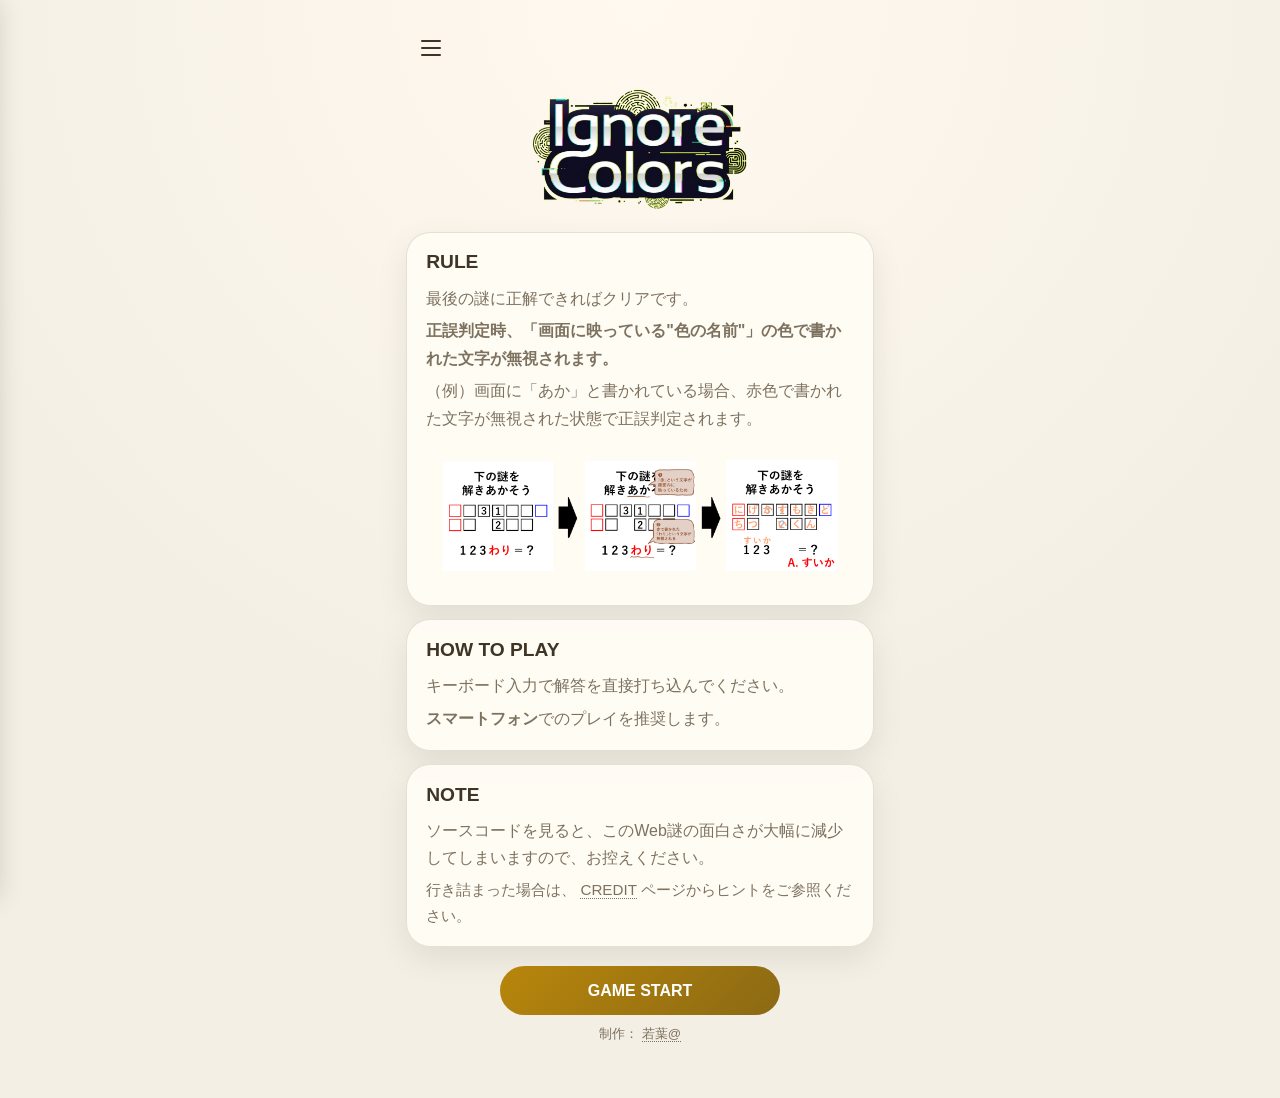
<file: index.html>
<!DOCTYPE html>
<html lang="ja">
<head>
  <meta charset="UTF-8">
  <meta name="viewport" content="width=device-width, initial-scale=1.0">
  <meta name="description" content="Ignore Colors - トップページ">
  <title>Ignore Colors</title>
  <link rel="stylesheet" href="styles.css">
</head>
<body>
  <div class="page-shell">
    <header class="top-bar">
      <button class="menu-toggle" type="button" aria-label="メニューを開く" aria-expanded="false" aria-controls="slide-menu">
        <span></span>
        <span></span>
        <span></span>
      </button>
    </header>

    <div class="title-image">
      <img src="images/title.png" alt="Ignore Colors">
    </div>

    <section class="info-section" aria-label="サイト情報">
      <article id="rule" class="info-card">
        <h2>RULE</h2>
        <p>最後の謎に正解できればクリアです。</p>
        <p><b>正誤判定時、「画面に映っている"色の名前"」の色で書かれた文字が無視されます。</b></p>
        <p>（例）画面に「あか」と書かれている場合、赤色で書かれた文字が無視された状態で正誤判定されます。</p>
        <div class="rule-example-image">
          <img src="images/reidai.png" alt="例題">
        </div>
      </article>
      <article id="help" class="info-card">
        <h2>HOW TO PLAY</h2>
        <p>キーボード入力で解答を直接打ち込んでください。</p>
        <p><b>スマートフォン</b>でのプレイを推奨します。</p>
      </article>
      <article id="note" class="info-card">
        <h2>NOTE</h2>
        <p>ソースコードを見ると、このWeb謎の面白さが大幅に減少してしまいますので、お控えください。</p>
        <p class="credit-link">
          行き詰まった場合は、
          <a href="html/credit.html">CREDIT</a>
          ページからヒントをご参照ください。
        </p>
      </article>
    </section>

    <div class="page-footer" id="credit">
      <a class="btn btn-primary page-start" href="html/puzzle_a91fj.html">GAME START</a>
      <p class="credit-text">
        制作：
        <a href="https://x.com/YuminDo6533" target="_blank" rel="noopener noreferrer">
          若葉@
        </a>
      </p>
    </div>
  </div>

  <nav id="slide-menu" class="slide-menu" aria-label="サイトメニュー">
    <div class="menu-panel">
      <button class="menu-close" type="button" aria-label="メニューを閉じる">×</button>
      <a href="#home">HOME</a>
      <a href="html/credit.html">CREDIT</a>
    </div>
  </nav>

  <script src="js/menu.js"></script>
</body>
</html>
</file>
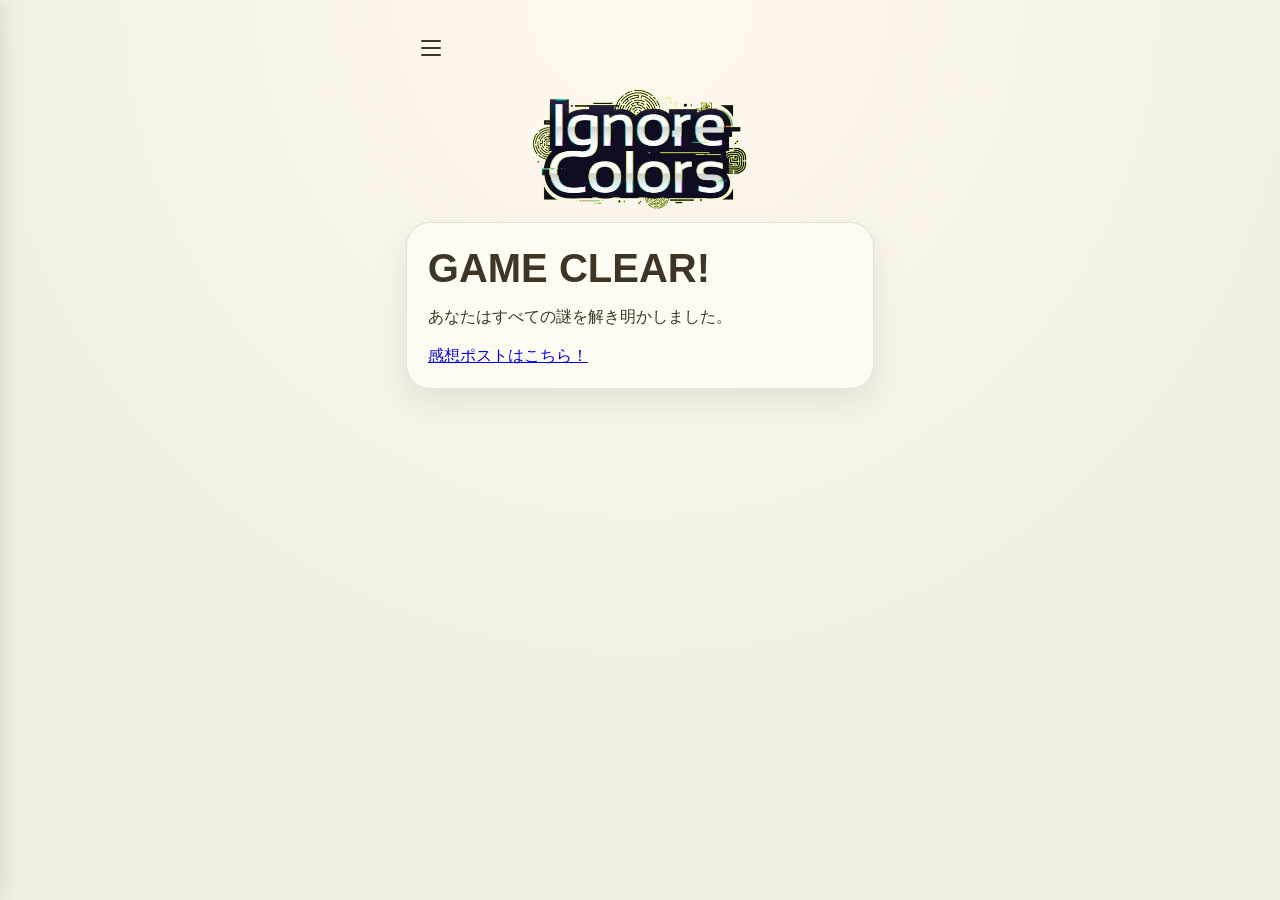
<file: html/clear_98q4hvu5bweiebvq98w75v.html>
<!DOCTYPE html>
<html lang="ja">
<head>
  <meta charset="UTF-8">
  <meta name="viewport" content="width=device-width, initial-scale=1.0">
  <title>Ignore Colors | 若葉@</title>
  <link rel="stylesheet" href="../styles.css">
</head>
<body>
  <div class="page-shell">
    <header class="top-bar">
      <button class="menu-toggle" type="button" aria-label="メニューを開く" aria-expanded="false" aria-controls="slide-menu">
        <span></span>
        <span></span>
        <span></span>
      </button>
    </header>

    <div class="title-image">
      <img src="../images/title.png" alt="Ignore Colors">
    </div>

    <main class="hero">
      <section class="hero-copy">
        <h1>GAME CLEAR!</h1>
        <p>あなたはすべての謎を解き明かしました。</p>
        <a href="https://x.com/YuminDo6533" target="_blank" rel="noopener noreferrer">
          感想ポストはこちら！
        </a>
      </section>
    </main>
  </div>

  <nav id="slide-menu" class="slide-menu" aria-label="サイトメニュー">
    <div class="menu-panel">
      <button class="menu-close" type="button" aria-label="メニューを閉じる">×</button>
    </div>
  </nav>

  <script src="../js/menu.js"></script>
</body>
</html>
</file>
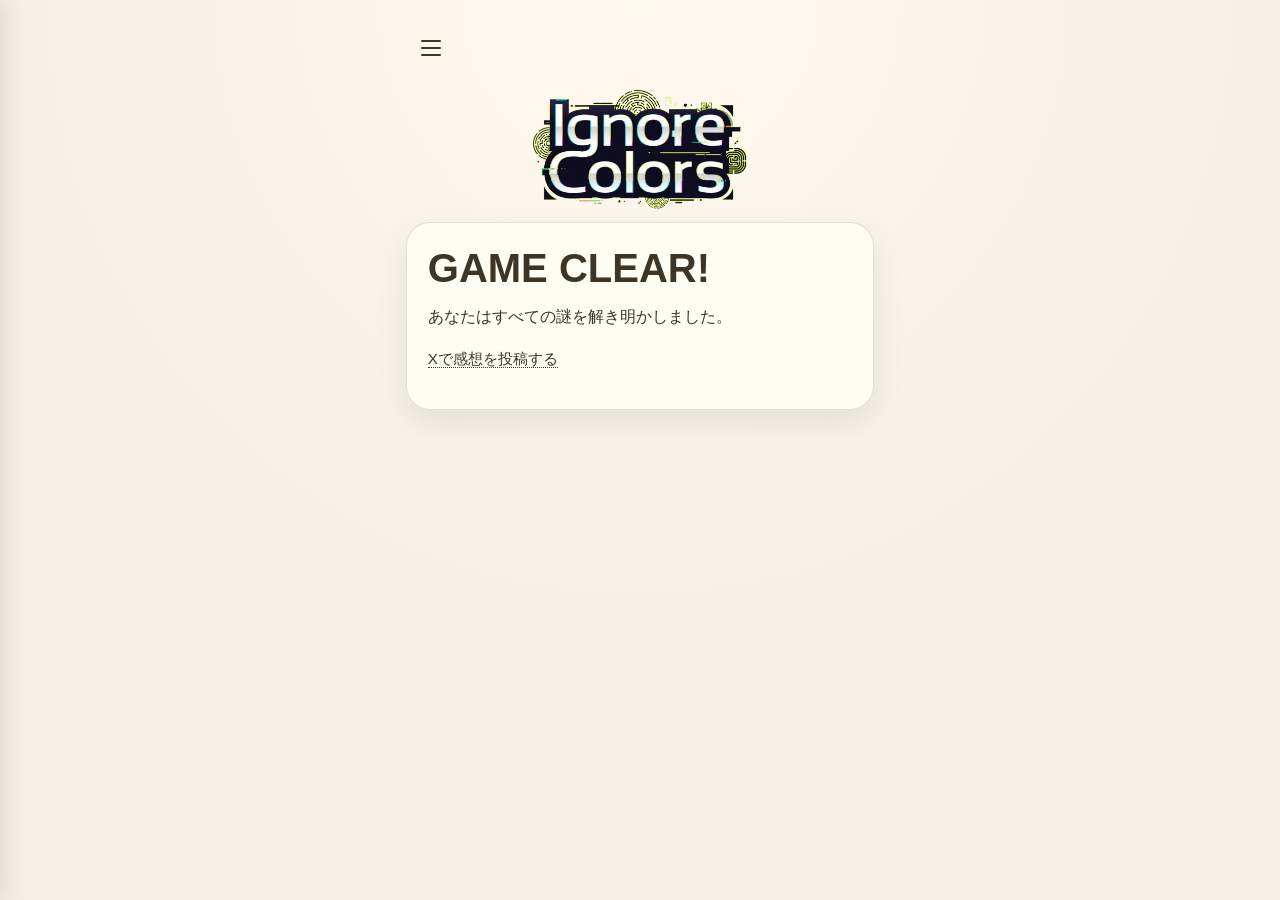
<file: html/clear_vu5bw.html>
<!DOCTYPE html>
<html lang="ja">
<head>
  <meta charset="UTF-8">
  <meta name="viewport" content="width=device-width, initial-scale=1.0">
  <meta name="description" content="Ignore Colors | GAME CLEAR">
  <title>Ignore Colors | GAME CLEAR</title>
  <link rel="stylesheet" href="../styles.css">
</head>
<body>
  <div class="page-shell">
    <header class="top-bar">
      <button class="menu-toggle" type="button" aria-label="メニューを開く" aria-expanded="false" aria-controls="slide-menu">
        <span></span>
        <span></span>
        <span></span>
      </button>
    </header>

    <div class="title-image">
      <img src="../images/title.png" alt="Ignore Colors">
    </div>

    <main class="hero">
      <section class="hero-copy">
        <h1>GAME CLEAR!</h1>
        <p>あなたはすべての謎を解き明かしました。</p>
        <p class="credit-link">
          <a
            href="https://x.com/intent/post?text=Web%E8%AC%8E%E8%A7%A3%E3%81%8D%22Ignore%20Colors%22%E3%82%92%E3%82%AF%E3%83%AA%E3%82%A2%E3%81%97%E3%81%BE%E3%81%97%E3%81%9F%EF%BC%81%0A%23%E8%AC%8E%E8%A7%A3%E3%81%8D%20%23IgnoreColors%E8%AC%8E%20%40YuminDo6533%0A%0A%E3%83%97%E3%83%AC%E3%82%A4%E3%81%AF%E3%81%93%E3%81%A1%E3%82%89%E3%81%8B%E3%82%89%EF%BC%81%0Ahttps%3A%2F%2Fwakaba6533.github.io%2Fignore-colors%2F"
            target="_blank"
            rel="noopener noreferrer"
          >
            Xで感想を投稿する
          </a>
        </p>
      </section>
    </main>
  </div>

  <nav id="slide-menu" class="slide-menu" aria-label="サイトメニュー">
    <div class="menu-panel">
      <button class="menu-close" type="button" aria-label="メニューを閉じる">×</button>
    </div>
  </nav>

  <script src="../js/menu.js"></script>
</body>
</html>
</file>
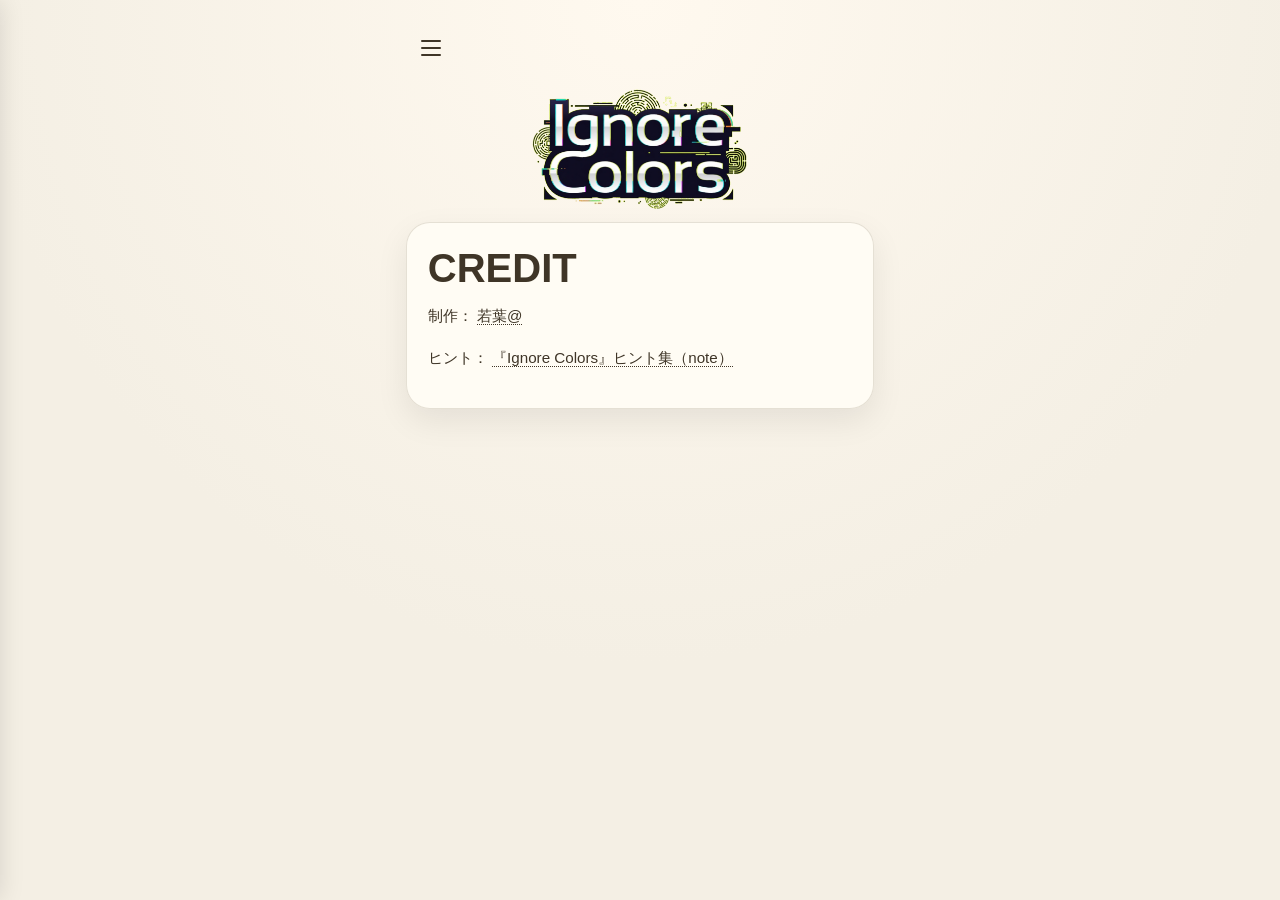
<file: html/credit.html>
<!DOCTYPE html>
<html lang="ja">
<head>
  <meta charset="UTF-8">
  <meta name="viewport" content="width=device-width, initial-scale=1.0">
  <meta name="description" content="Ignore Colors | CREDIT">
  <title>Ignore Colors | CREDIT</title>
  <link rel="stylesheet" href="../styles.css">
</head>
<body>
  <div class="page-shell">
    <header class="top-bar">
      <button class="menu-toggle" type="button" aria-label="メニューを開く" aria-expanded="false" aria-controls="slide-menu">
        <span></span>
        <span></span>
        <span></span>
      </button>
    </header>

    <div class="title-image">
      <img src="../images/title.png" alt="Ignore Colors">
    </div>

    <main class="hero">
      <section class="hero-copy">
        <h1>CREDIT</h1>
        <p class="credit-link">
          制作：
          <a href="https://x.com/YuminDo6533" target="_blank" rel="noopener noreferrer">
            若葉@
          </a>
        </p>
        <p class="credit-link">
          ヒント：
          <a href="https://note.com/yumindo6533/n/n0a8abc43b470" target="_blank" rel="noopener noreferrer">
            『Ignore Colors』ヒント集（note）
          </a>
        </p>
      </section>
    </main>
  </div>

  <nav id="slide-menu" class="slide-menu" aria-label="サイトメニュー">
    <div class="menu-panel">
      <button class="menu-close" type="button" aria-label="メニューを閉じる">×</button>
    </div>
  </nav>

  <script src="../js/menu.js"></script>
</body>
</html>
</file>
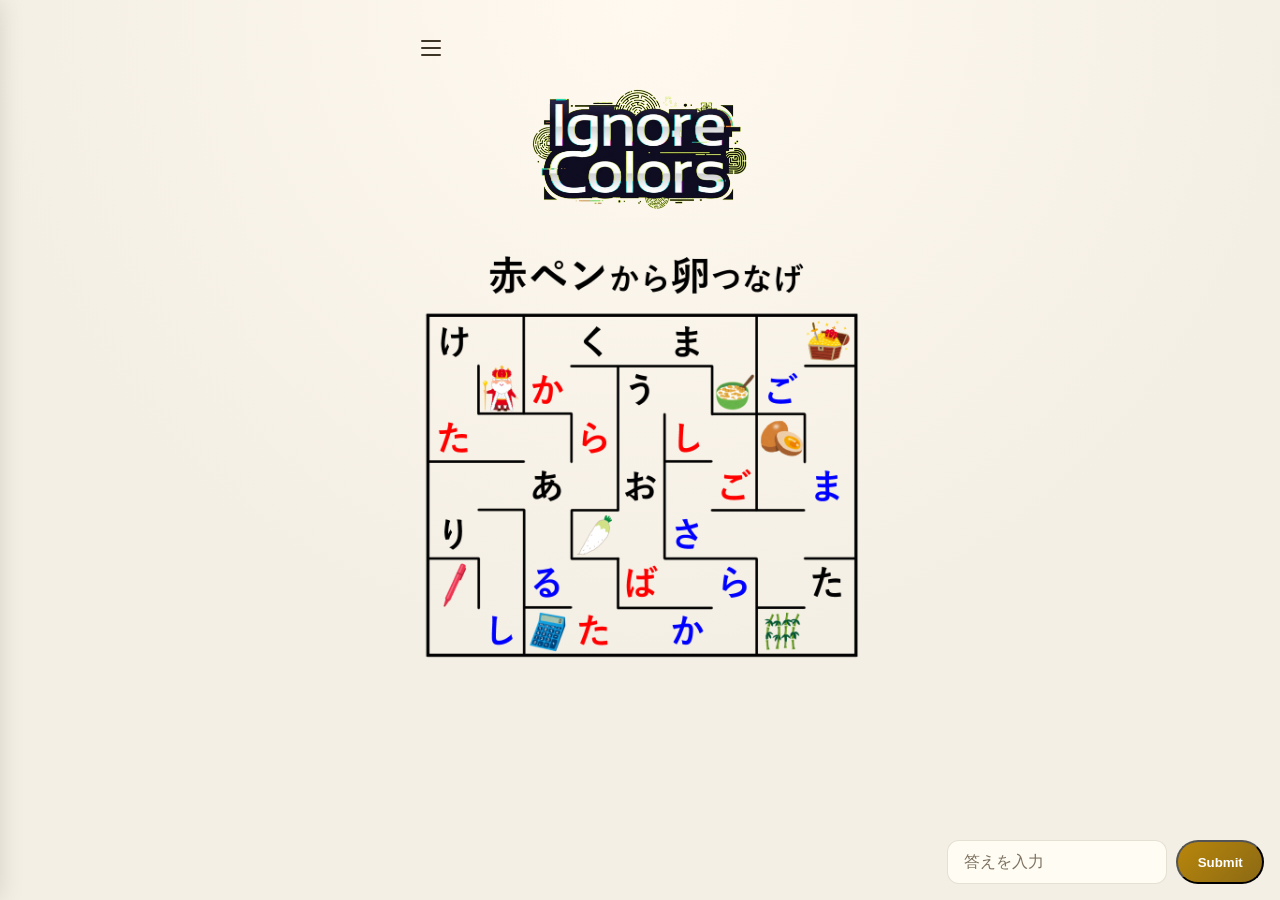
<file: html/puzzle-01.html>
<!DOCTYPE html>
<html lang="ja">
<head>
  <meta charset="UTF-8">
  <meta name="viewport" content="width=device-width, initial-scale=1.0">
  <meta name="description" content="Ignore Colors - 1問目">
  <title>Ignore Colors | 若葉@</title>
  <link rel="stylesheet" href="../styles.css">
</head>
<body>
  <div class="page-shell puzzle-page">
    <header class="top-bar">
      <button class="menu-toggle" type="button" aria-label="メニューを開く" aria-expanded="false" aria-controls="slide-menu">
        <span></span>
        <span></span>
        <span></span>
      </button>
    </header>

    <div class="title-image">
      <img src="../images/title.png" alt="Ignore Colors">
    </div>

    <main class="puzzle-container">
      <div class="puzzle-image" data-color-text="赤">
        <img src="../images/1_back.png">
        <img src="../images/1_red.png" data-color-name="red">
        <img src="../images/1_blue.png" data-color-name="blue">
        <img src="../images/1_black.png" data-color-name="black">
        <img src="../images/clear.png" class="overlay" alt="" aria-hidden="true" onerror="this.style.display='none'">
      </div>

      <div class="puzzle-controls">
        <input type="text" class="puzzle-input" id="answer-input" placeholder="答えを入力">
        <button class="btn btn-primary puzzle-submit" type="button">Submit</button>
      </div>

      <div class="puzzle-result" id="puzzle-result"></div>
    </main>
  </div>

  <nav id="slide-menu" class="slide-menu" aria-label="サイトメニュー">
    <div class="menu-panel">
      <button class="menu-close" type="button" aria-label="メニューを閉じる">×</button>
      <a href="../index.html">HOME</a>
      <a href="../index.html#credit">CREDIT</a>
    </div>
  </nav>

  <script src="../js/menu.js"></script>
  <script src="../js/puzzle-common.js"></script>
  <script src="../js/puzzle-01.js"></script>
</body>
</html>
</file>
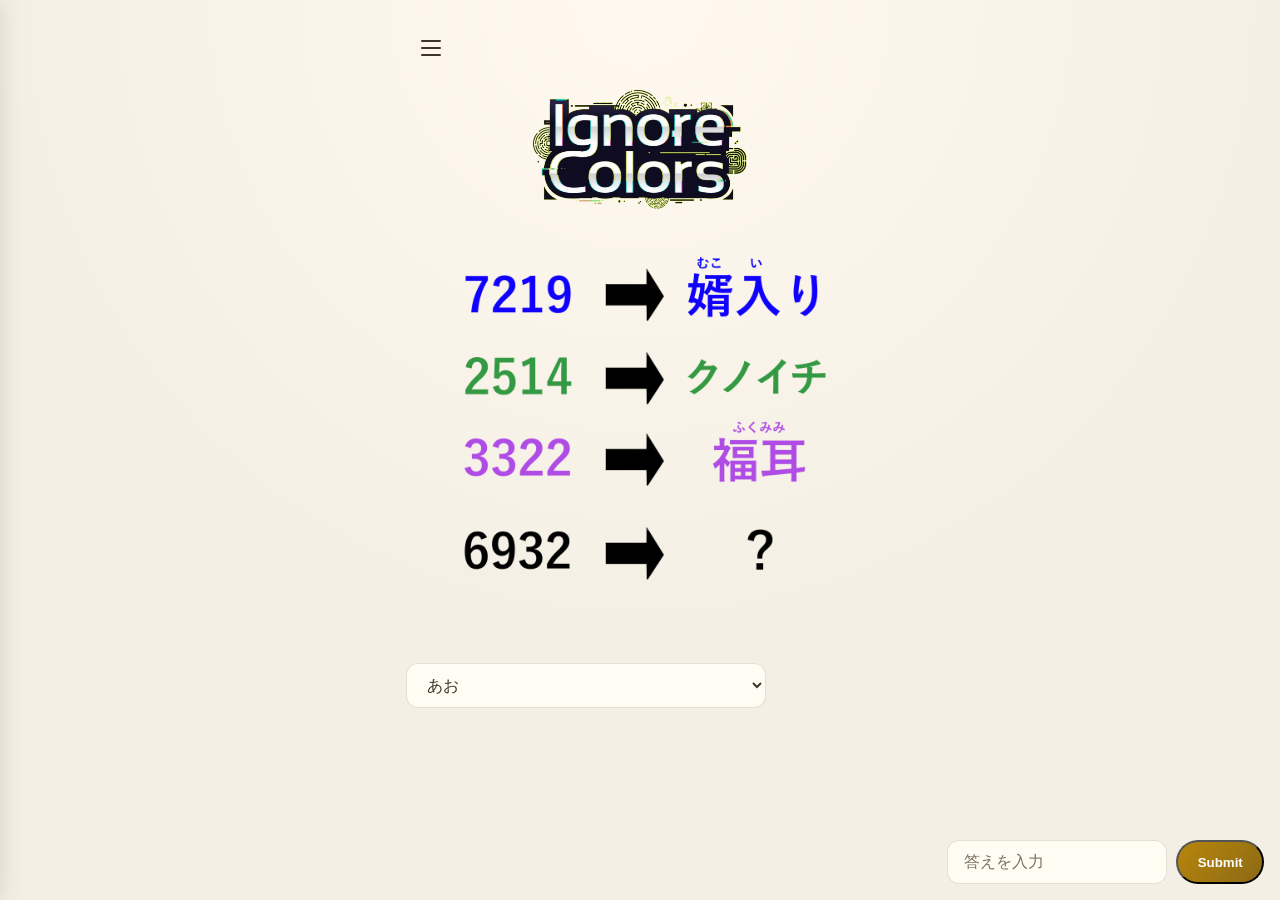
<file: html/puzzle-02.html>
<!DOCTYPE html>
<html lang="ja">
<head>
  <meta charset="UTF-8">
  <meta name="viewport" content="width=device-width, initial-scale=1.0">
  <meta name="description" content="Ignore Colors - 2問目">
  <title>Ignore Colors | 若葉@</title>
  <link rel="stylesheet" href="../styles.css">
</head>
<body>
  <div class="page-shell puzzle-page">
    <header class="top-bar">
      <button class="menu-toggle" type="button" aria-label="メニューを開く" aria-expanded="false" aria-controls="slide-menu">
        <span></span>
        <span></span>
        <span></span>
      </button>
    </header>

    <div class="title-image">
      <img src="../images/title.png" alt="Ignore Colors">
    </div>

    <main class="puzzle-container">
      <div class="puzzle-image">
        <img src="../images/2_back.png">
        <img src="../images/2_blue.png" data-color-name="blue">
        <img src="../images/2_green.png" data-color-name="green">
        <img src="../images/2_purple.png" data-color-name="purple">
        <img src="../images/2_black.png" data-color-name="black">
        <img src="../images/clear.png" class="overlay" alt="" aria-hidden="true" onerror="this.style.display='none'">
      </div>

      <div class="puzzle-select">
        <select id="color-select" class="puzzle-select-input">
          <option value="あお">あお</option>
          <option value="みどり">みどり</option>
          <option value="むらさき">むらさき</option>
        </select>
      </div>

      <div class="puzzle-controls">
        <input type="text" class="puzzle-input" id="answer-input" placeholder="答えを入力">
        <button class="btn btn-primary puzzle-submit" type="button">Submit</button>
      </div>

      <div class="puzzle-result" id="puzzle-result"></div>
    </main>
  </div>

  <nav id="slide-menu" class="slide-menu" aria-label="サイトメニュー">
    <div class="menu-panel">
      <button class="menu-close" type="button" aria-label="メニューを閉じる">×</button>
      <a href="../index.html">HOME</a>
      <a href="../index.html#credit">CREDIT</a>
    </div>
  </nav>

  <script src="../js/menu.js"></script>
  <script src="../js/puzzle-common.js"></script>
  <script src="../js/puzzle-02.js"></script>
</body>
</html>
</file>
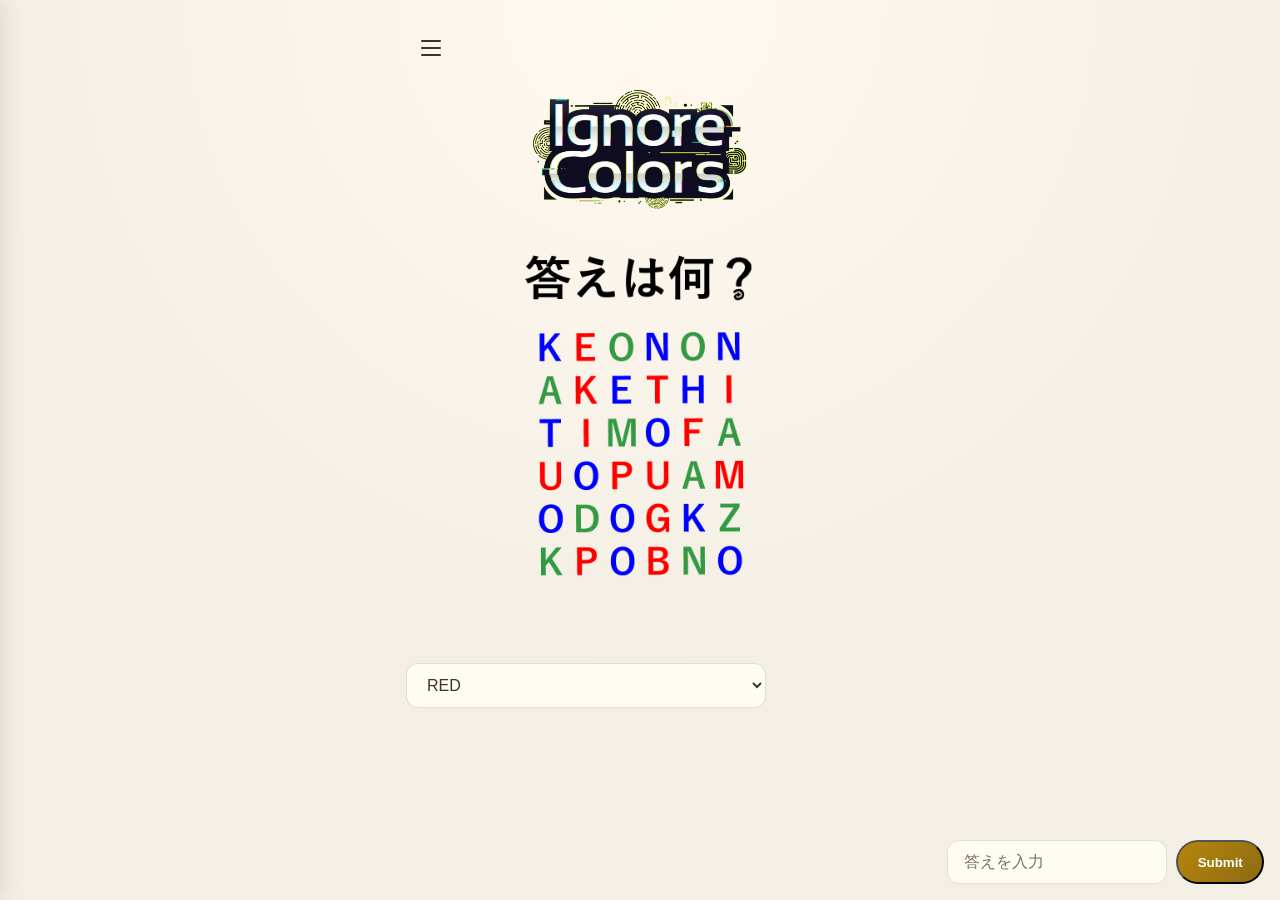
<file: html/puzzle-03.html>
<!DOCTYPE html>
<html lang="ja">
<head>
  <meta charset="UTF-8">
  <meta name="viewport" content="width=device-width, initial-scale=1.0">
  <meta name="description" content="Ignore Colors - 3問目">
  <title>Ignore Colors | 若葉@</title>
  <link rel="stylesheet" href="../styles.css">
</head>
<body>
  <div class="page-shell puzzle-page">
    <header class="top-bar">
      <button class="menu-toggle" type="button" aria-label="メニューを開く" aria-expanded="false" aria-controls="slide-menu">
        <span></span>
        <span></span>
        <span></span>
      </button>
    </header>

    <div class="title-image">
      <img src="../images/title.png" alt="Ignore Colors">
    </div>

    <main class="puzzle-container">
      <div class="puzzle-image">
        <img src="../images/3_red.png" data-color-name="red">
        <img src="../images/3_blue.png" data-color-name="blue">
        <img src="../images/3_green.png" data-color-name="green">
        <img src="../images/3_black.png" data-color-name="black">
        <img src="../images/clear.png" class="overlay" alt="" aria-hidden="true" onerror="this.style.display='none'">
      </div>

      <div class="puzzle-select">
        <select id="color-select" class="puzzle-select-input">
          <option value="red">RED</option>
          <option value="blue">BLUE</option>
          <option value="green">GREEN</option>
        </select>
      </div>

      <div class="puzzle-controls">
        <input type="text" class="puzzle-input" id="answer-input" placeholder="答えを入力">
        <button class="btn btn-primary puzzle-submit" type="button">Submit</button>
      </div>

      <div class="puzzle-result" id="puzzle-result"></div>
    </main>
  </div>

  <nav id="slide-menu" class="slide-menu" aria-label="サイトメニュー">
    <div class="menu-panel">
      <button class="menu-close" type="button" aria-label="メニューを閉じる">×</button>
      <a href="../index.html">HOME</a>
      <a href="../index.html#credit">CREDIT</a>
    </div>
  </nav>

  <script src="../js/menu.js"></script>
  <script src="../js/puzzle-common.js"></script>
  <script src="../js/puzzle-03.js"></script>
</body>
</html>
</file>
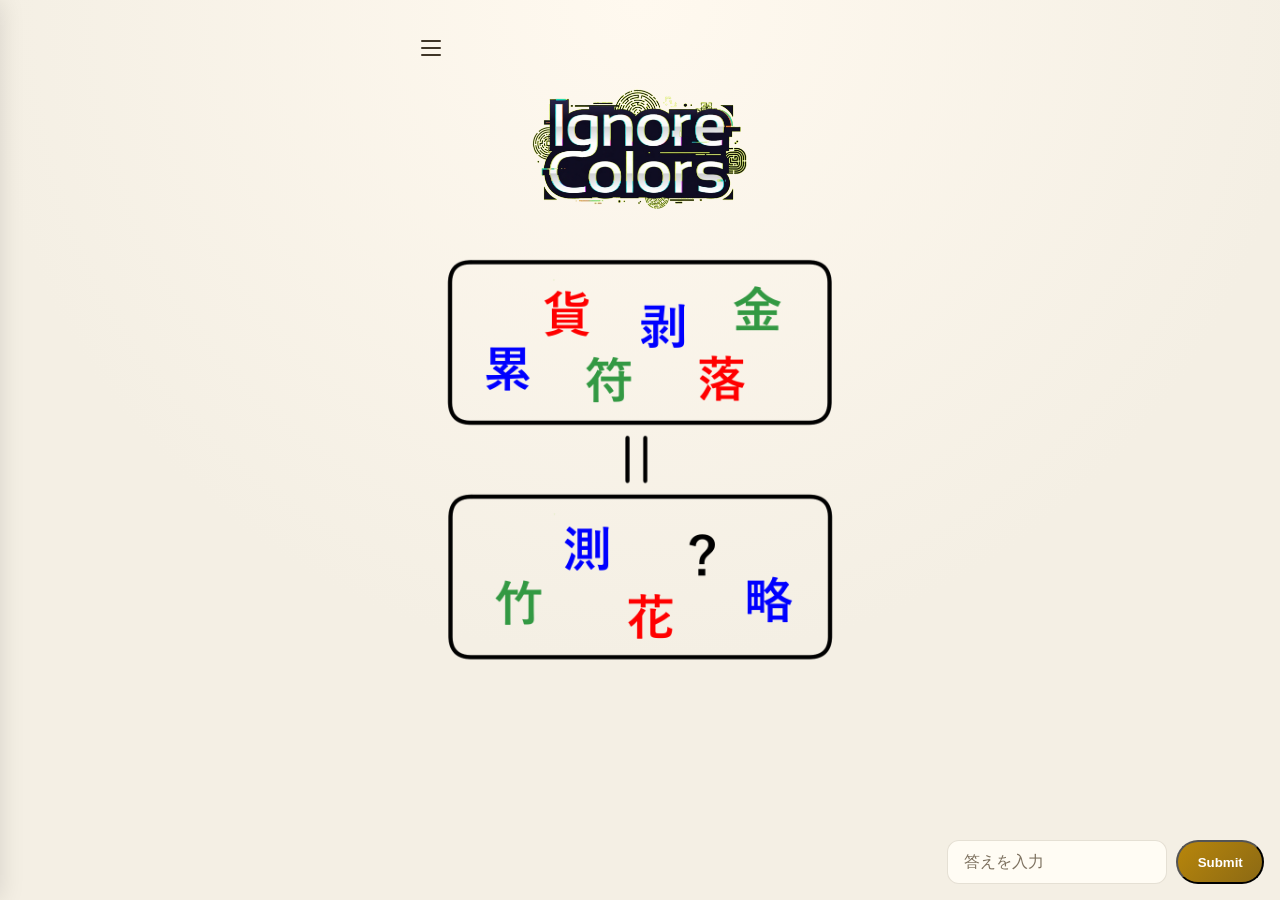
<file: html/puzzle-04.html>
<!DOCTYPE html>
<html lang="ja">
<head>
  <meta charset="UTF-8">
  <meta name="viewport" content="width=device-width, initial-scale=1.0">
  <meta name="description" content="Ignore Colors - 4問目">
  <title>Ignore Colors | 若葉@</title>
  <link rel="stylesheet" href="../styles.css">
</head>
<body>
  <div class="page-shell puzzle-page">
    <header class="top-bar">
      <button class="menu-toggle" type="button" aria-label="メニューを開く" aria-expanded="false" aria-controls="slide-menu">
        <span></span>
        <span></span>
        <span></span>
      </button>
    </header>

    <div class="title-image">
      <img src="../images/title.png" alt="Ignore Colors">
    </div>

    <main class="puzzle-container">
      <div class="puzzle-image">
        <img src="../images/4_back.png">
        <img src="../images/4_red.png" data-color-name="red">
        <img src="../images/4_blue.png" data-color-name="blue">
        <img src="../images/4_green.png" data-color-name="green">
        <img src="../images/4_black.png" data-color-name="black">
        <img src="../images/clear.png" class="overlay" alt="" aria-hidden="true" onerror="this.style.display='none'">
      </div>

      <div class="puzzle-controls">
        <input type="text" class="puzzle-input" id="answer-input" placeholder="答えを入力">
        <button class="btn btn-primary puzzle-submit" type="button">Submit</button>
      </div>

      <div class="puzzle-result" id="puzzle-result"></div>
    </main>
  </div>

  <nav id="slide-menu" class="slide-menu" aria-label="サイトメニュー">
    <div class="menu-panel">
      <button class="menu-close" type="button" aria-label="メニューを閉じる">×</button>
      <a href="../index.html">HOME</a>
      <a href="../index.html#credit">CREDIT</a>
    </div>
  </nav>

  <script src="../js/menu.js"></script>
  <script src="../js/puzzle-common.js"></script>
  <script src="../js/puzzle-04.js"></script>
</body>
</html>
</file>
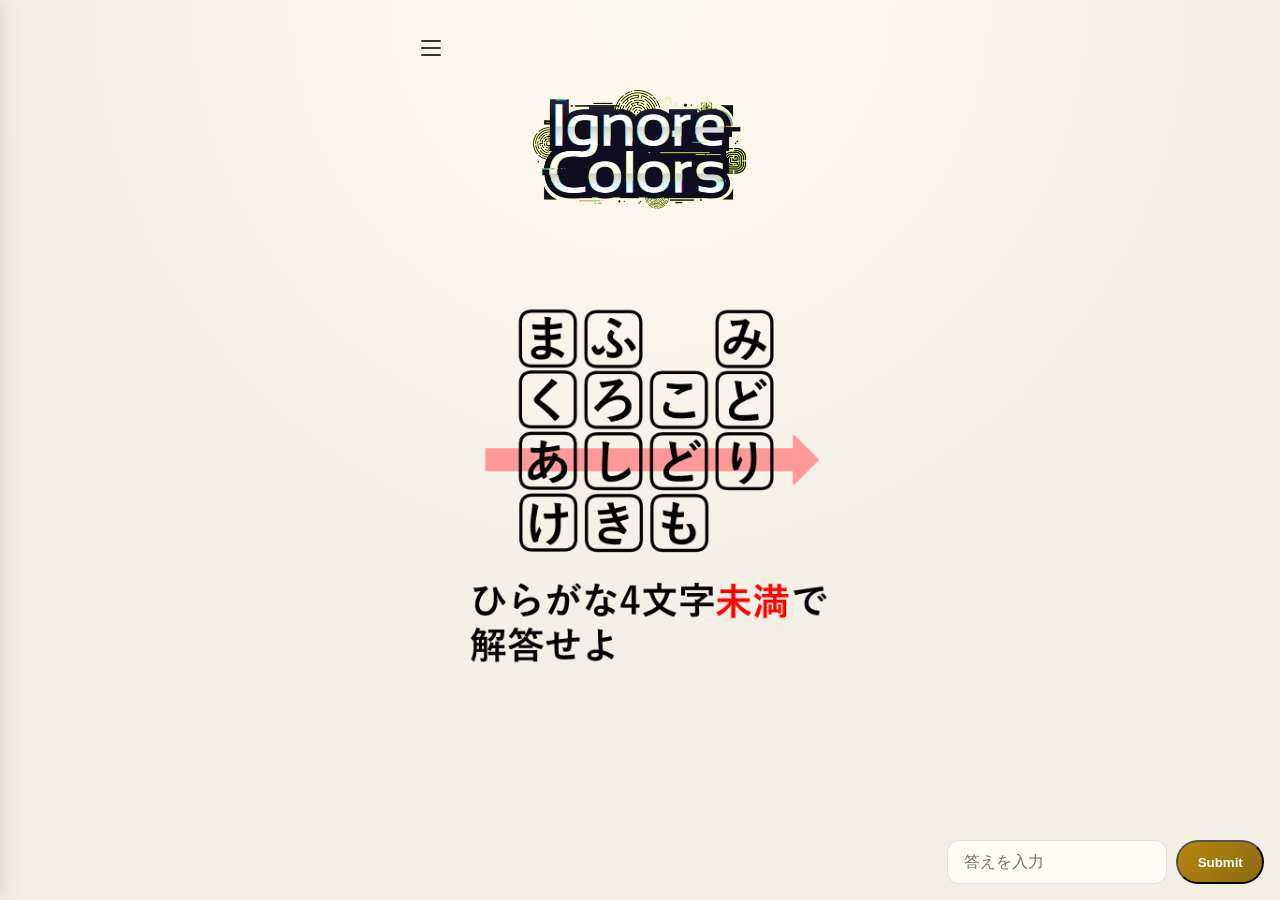
<file: html/puzzle-05.html>
<!DOCTYPE html>
<html lang="ja">
<head>
  <meta charset="UTF-8">
  <meta name="viewport" content="width=device-width, initial-scale=1.0">
  <meta name="description" content="Ignore Colors - 5問目">
  <title>Ignore Colors | 若葉@</title>
  <link rel="stylesheet" href="../styles.css">
</head>
<body>
  <div class="page-shell puzzle-page">
    <header class="top-bar">
      <button class="menu-toggle" type="button" aria-label="メニューを開く" aria-expanded="false" aria-controls="slide-menu">
        <span></span>
        <span></span>
        <span></span>
      </button>
    </header>

    <div class="title-image">
      <img src="../images/title.png" alt="Ignore Colors">
    </div>

    <main class="puzzle-container">
      <div class="puzzle-image">
        <img src="../images/5_back.png">
        <img src="../images/5_red.png" data-color-name="red">
        <img id="puzzle-5-black" src="../images/5_black.png" data-color-name="black">
        <img src="../images/clear.png" class="overlay" alt="" aria-hidden="true" onerror="this.style.display='none'">
      </div>

      <div class="puzzle-controls">
        <input type="text" class="puzzle-input" id="answer-input" placeholder="答えを入力">
        <button class="btn btn-primary puzzle-submit" type="button">Submit</button>
      </div>

      <div class="puzzle-result" id="puzzle-result"></div>
    </main>
  </div>

  <nav id="slide-menu" class="slide-menu" aria-label="サイトメニュー">
    <div class="menu-panel">
      <button class="menu-close" type="button" aria-label="メニューを閉じる">×</button>
      <a href="../index.html">HOME</a>
      <a href="../index.html#credit">CREDIT</a>
    </div>
  </nav>

  <script src="../js/menu.js"></script>
  <script src="../js/puzzle-common.js"></script>
  <script src="../js/puzzle-05.js"></script>
</body>
</html>
</file>
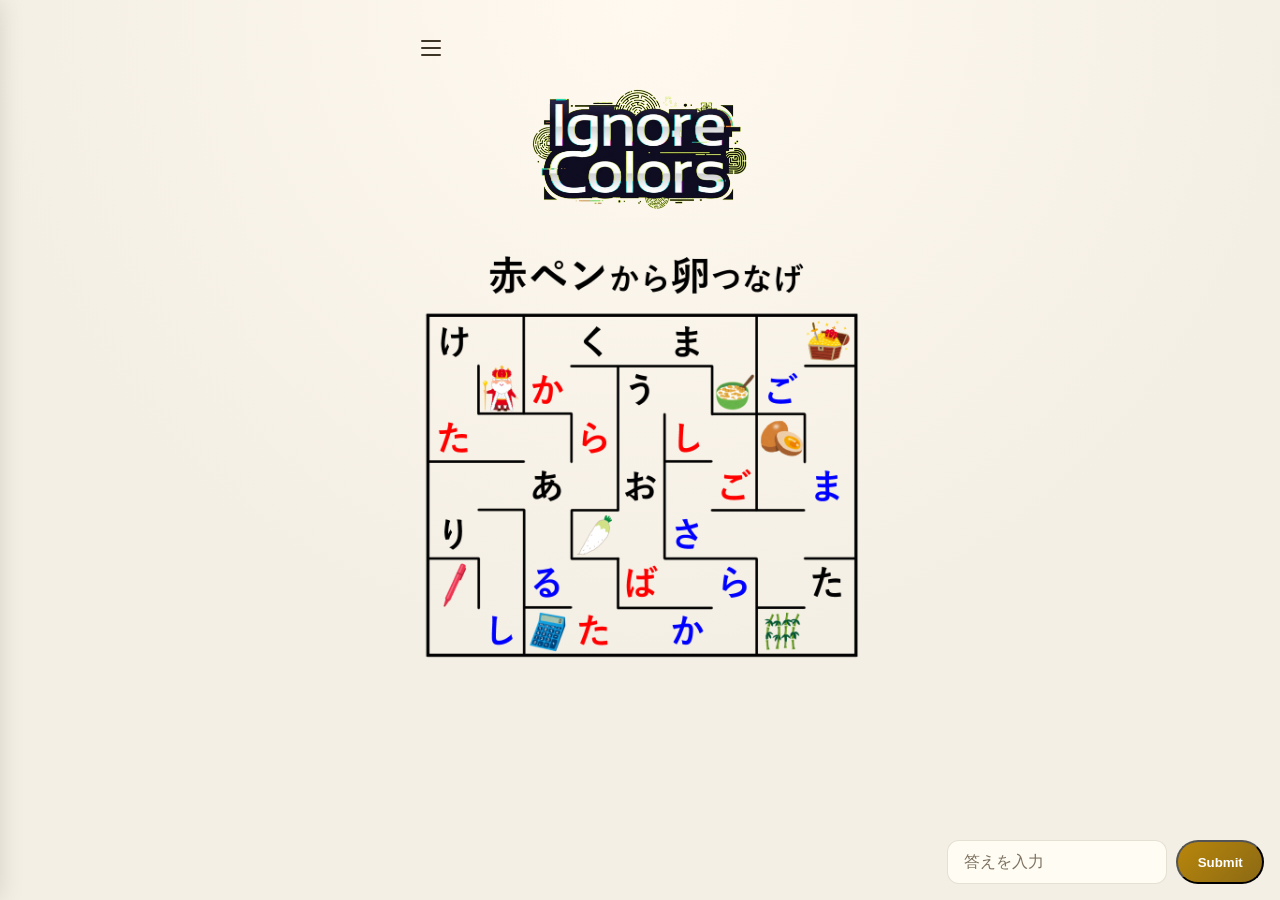
<file: html/puzzle_a91fj.html>
<!DOCTYPE html>
<html lang="ja">
<head>
  <meta charset="UTF-8">
  <meta name="viewport" content="width=device-width, initial-scale=1.0">
  <meta name="description" content="Ignore Colors | Q1">
  <title>Ignore Colors | Q1</title>
  <link rel="stylesheet" href="../styles.css">
</head>
<body>
  <div class="page-shell puzzle-page">
    <header class="top-bar">
      <button class="menu-toggle" type="button" aria-label="メニューを開く" aria-expanded="false" aria-controls="slide-menu">
        <span></span>
        <span></span>
        <span></span>
      </button>
    </header>

    <div class="title-image">
      <img src="../images/title.png" alt="Ignore Colors">
    </div>

    <main class="puzzle-container">
      <div class="puzzle-image" data-color-text="赤">
        <img src="../images/1_back.png">
        <img src="../images/1_red.png" data-color-name="red">
        <img src="../images/1_blue.png" data-color-name="blue">
        <img src="../images/1_black.png" data-color-name="black">
        <img src="../images/clear.png" class="overlay" alt="" aria-hidden="true" onerror="this.style.display='none'">
      </div>

      <div class="puzzle-controls">
        <input type="text" class="puzzle-input" id="answer-input" placeholder="答えを入力">
        <button class="btn btn-primary puzzle-submit" type="button">Submit</button>
      </div>

      <div class="puzzle-result" id="puzzle-result"></div>
    </main>
  </div>

  <nav id="slide-menu" class="slide-menu" aria-label="サイトメニュー">
    <div class="menu-panel">
      <button class="menu-close" type="button" aria-label="メニューを閉じる">×</button>
      <a href="../index.html">HOME</a>
      <a href="../index.html#credit">CREDIT</a>
    </div>
  </nav>

  <script src="../js/menu.js"></script>
  <script src="../js/puzzle_common.js"></script>
  <script src="../js/puzzle_a91fj.js"></script>
</body>
</html>
</file>
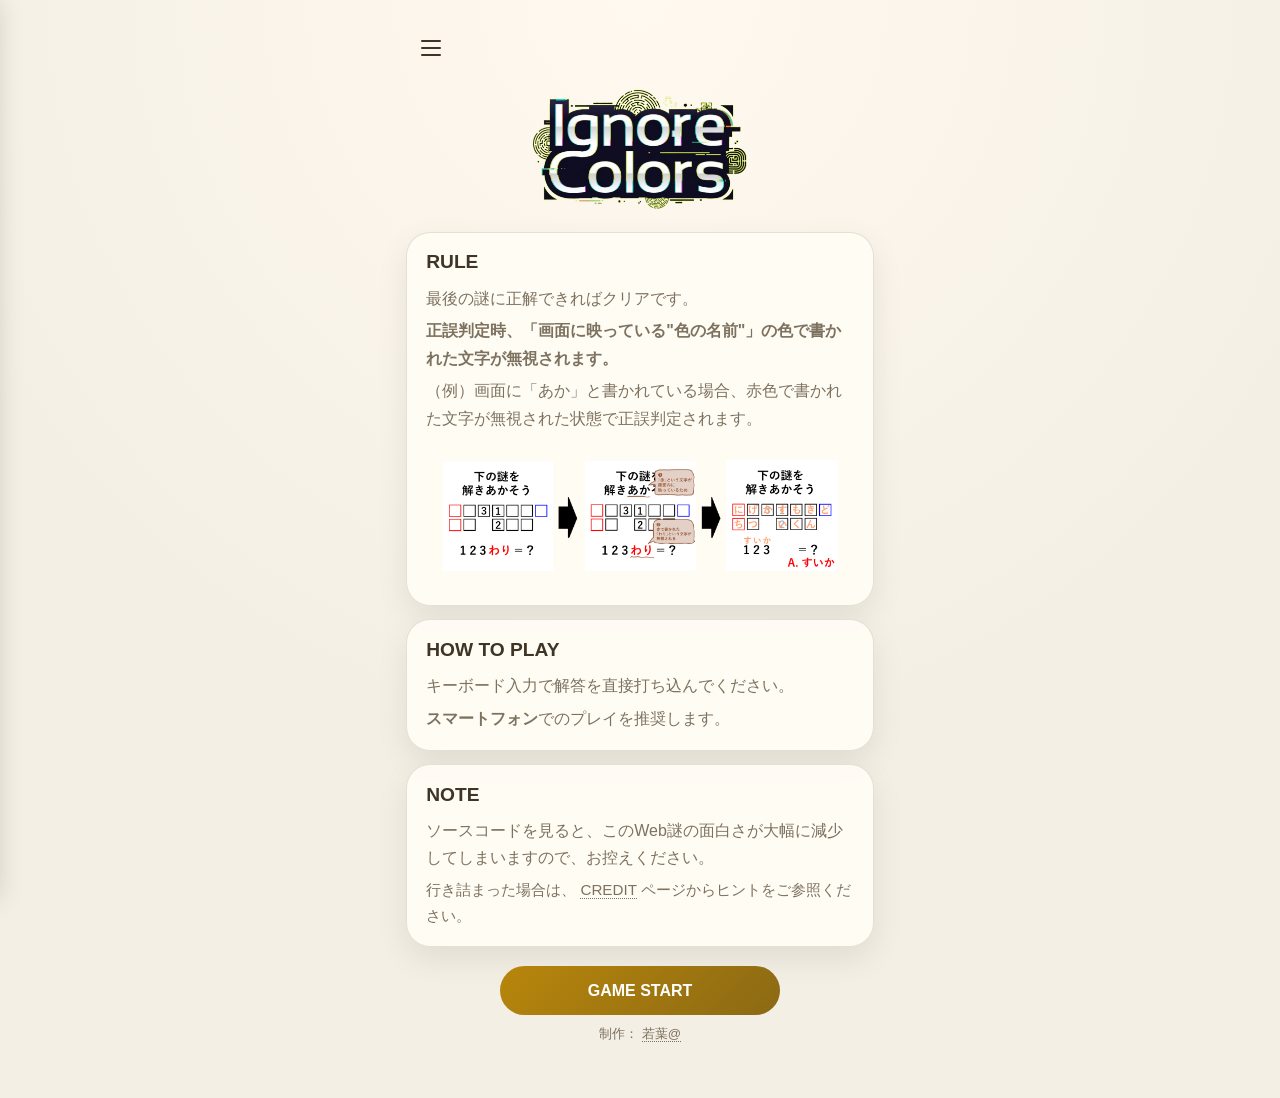
<file: html/puzzle_c2k8c.html>
<!DOCTYPE html>
<html lang="ja">
<head>
  <meta charset="UTF-8">
  <meta name="viewport" content="width=device-width, initial-scale=1.0">
  <meta name="description" content="Ignore Colors | Q2">
  <title>Ignore Colors | Q2</title>
  <link rel="stylesheet" href="../styles.css">
</head>
<body>
  <div class="page-shell puzzle-page">
    <header class="top-bar">
      <button class="menu-toggle" type="button" aria-label="メニューを開く" aria-expanded="false" aria-controls="slide-menu">
        <span></span>
        <span></span>
        <span></span>
      </button>
    </header>

    <div class="title-image">
      <img src="../images/title.png" alt="Ignore Colors">
    </div>

    <main class="puzzle-container">
      <div class="puzzle-image">
        <img src="../images/2_back.png">
        <img src="../images/2_blue.png" data-color-name="blue">
        <img src="../images/2_green.png" data-color-name="green">
        <img src="../images/2_purple.png" data-color-name="purple">
        <img src="../images/2_black.png" data-color-name="black">
        <img src="../images/clear.png" class="overlay" alt="" aria-hidden="true" onerror="this.style.display='none'">
      </div>

      <div class="puzzle-select">
        <select id="color-select" class="puzzle-select-input">
          <option value="blue">あお</option>
          <option value="green">みどり</option>
          <option value="purple">むらさき</option>
        </select>
      </div>

      <div class="puzzle-controls">
        <input type="text" class="puzzle-input" id="answer-input" placeholder="答えを入力">
        <button class="btn btn-primary puzzle-submit" type="button">Submit</button>
      </div>

      <div class="puzzle-result" id="puzzle-result"></div>
    </main>
  </div>

  <nav id="slide-menu" class="slide-menu" aria-label="サイトメニュー">
    <div class="menu-panel">
      <button class="menu-close" type="button" aria-label="メニューを閉じる">×</button>
      <a href="../index.html">HOME</a>
      <a href="../index.html#credit">CREDIT</a>
    </div>
  </nav>

  <script src="../js/menu.js"></script>
  <script src="../js/puzzle_common.js"></script>
  <script src="../js/puzzle_c2k8c.js"></script>
</body>
</html>
</file>
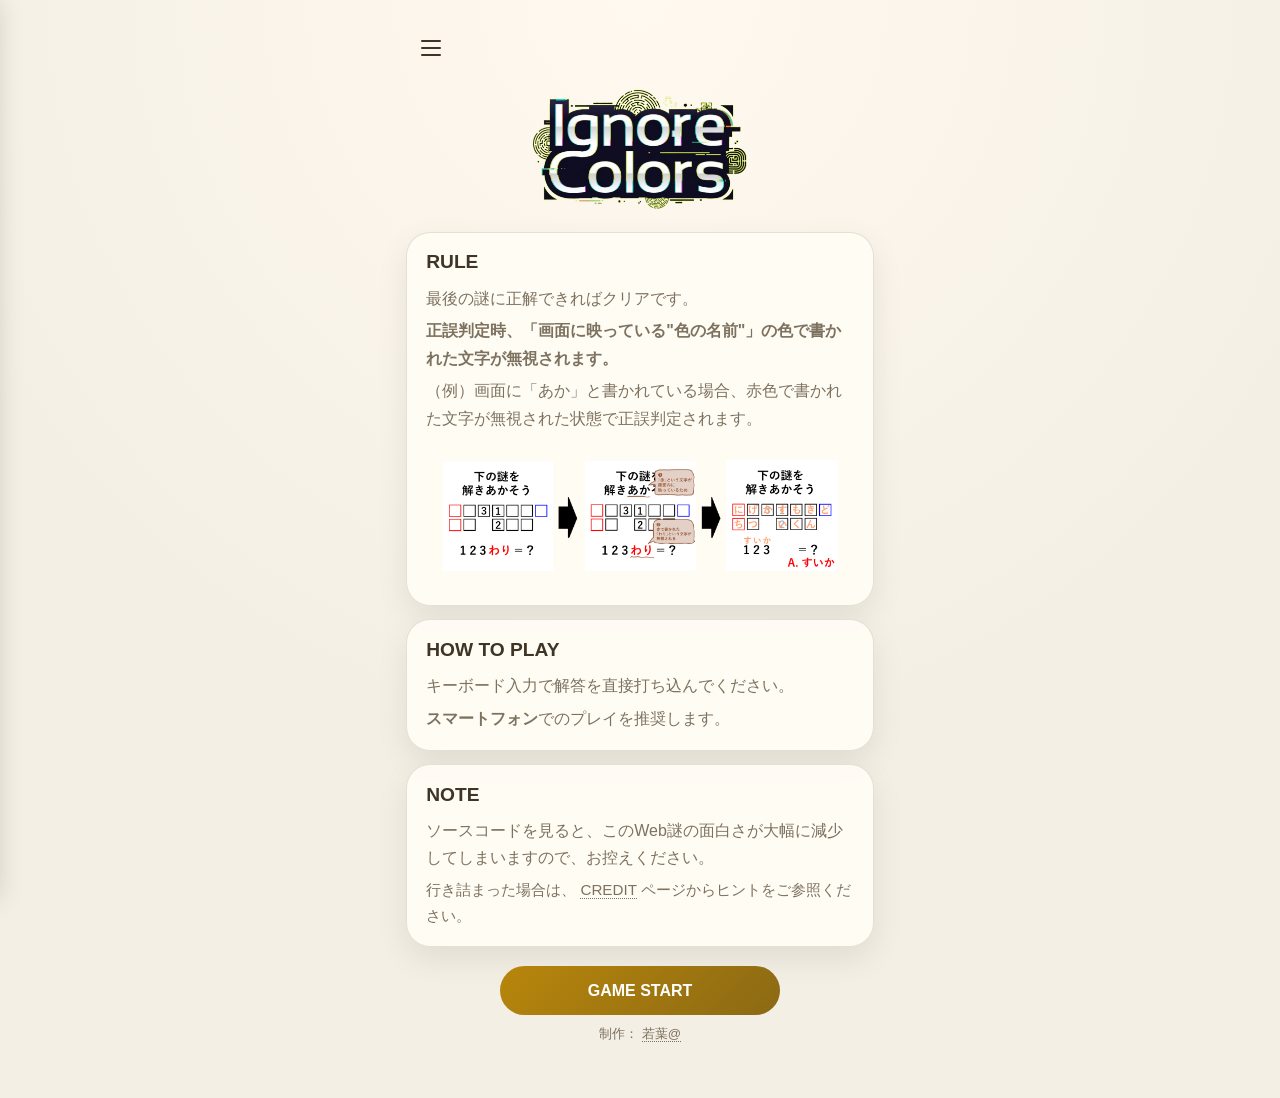
<file: html/puzzle_ea92j.html>
<!DOCTYPE html>
<html lang="ja">
<head>
  <meta charset="UTF-8">
  <meta name="viewport" content="width=device-width, initial-scale=1.0">
  <meta name="description" content="Ignore Colors | Q3">
  <title>Ignore Colors | Q3</title>
  <link rel="stylesheet" href="../styles.css">
</head>
<body>
  <div class="page-shell puzzle-page">
    <header class="top-bar">
      <button class="menu-toggle" type="button" aria-label="メニューを開く" aria-expanded="false" aria-controls="slide-menu">
        <span></span>
        <span></span>
        <span></span>
      </button>
    </header>

    <div class="title-image">
      <img src="../images/title.png" alt="Ignore Colors">
    </div>

    <main class="puzzle-container">
      <div class="puzzle-image">
        <img src="../images/3_red.png" data-color-name="red">
        <img src="../images/3_blue.png" data-color-name="blue">
        <img src="../images/3_green.png" data-color-name="green">
        <img src="../images/3_black.png" data-color-name="black">
        <img src="../images/clear.png" class="overlay" alt="" aria-hidden="true" onerror="this.style.display='none'">
      </div>

      <div class="puzzle-select">
        <select id="color-select" class="puzzle-select-input">
          <option value="red">RED</option>
          <option value="blue">BLUE</option>
          <option value="green">GREEN</option>
        </select>
      </div>

      <div class="puzzle-controls">
        <input type="text" class="puzzle-input" id="answer-input" placeholder="答えを入力">
        <button class="btn btn-primary puzzle-submit" type="button">Submit</button>
      </div>

      <div class="puzzle-result" id="puzzle-result"></div>
    </main>
  </div>

  <nav id="slide-menu" class="slide-menu" aria-label="サイトメニュー">
    <div class="menu-panel">
      <button class="menu-close" type="button" aria-label="メニューを閉じる">×</button>
      <a href="../index.html">HOME</a>
      <a href="../index.html#credit">CREDIT</a>
    </div>
  </nav>

  <script src="../js/menu.js"></script>
  <script src="../js/puzzle_common.js"></script>
  <script src="../js/puzzle_ea92j.js"></script>
</body>
</html>
</file>
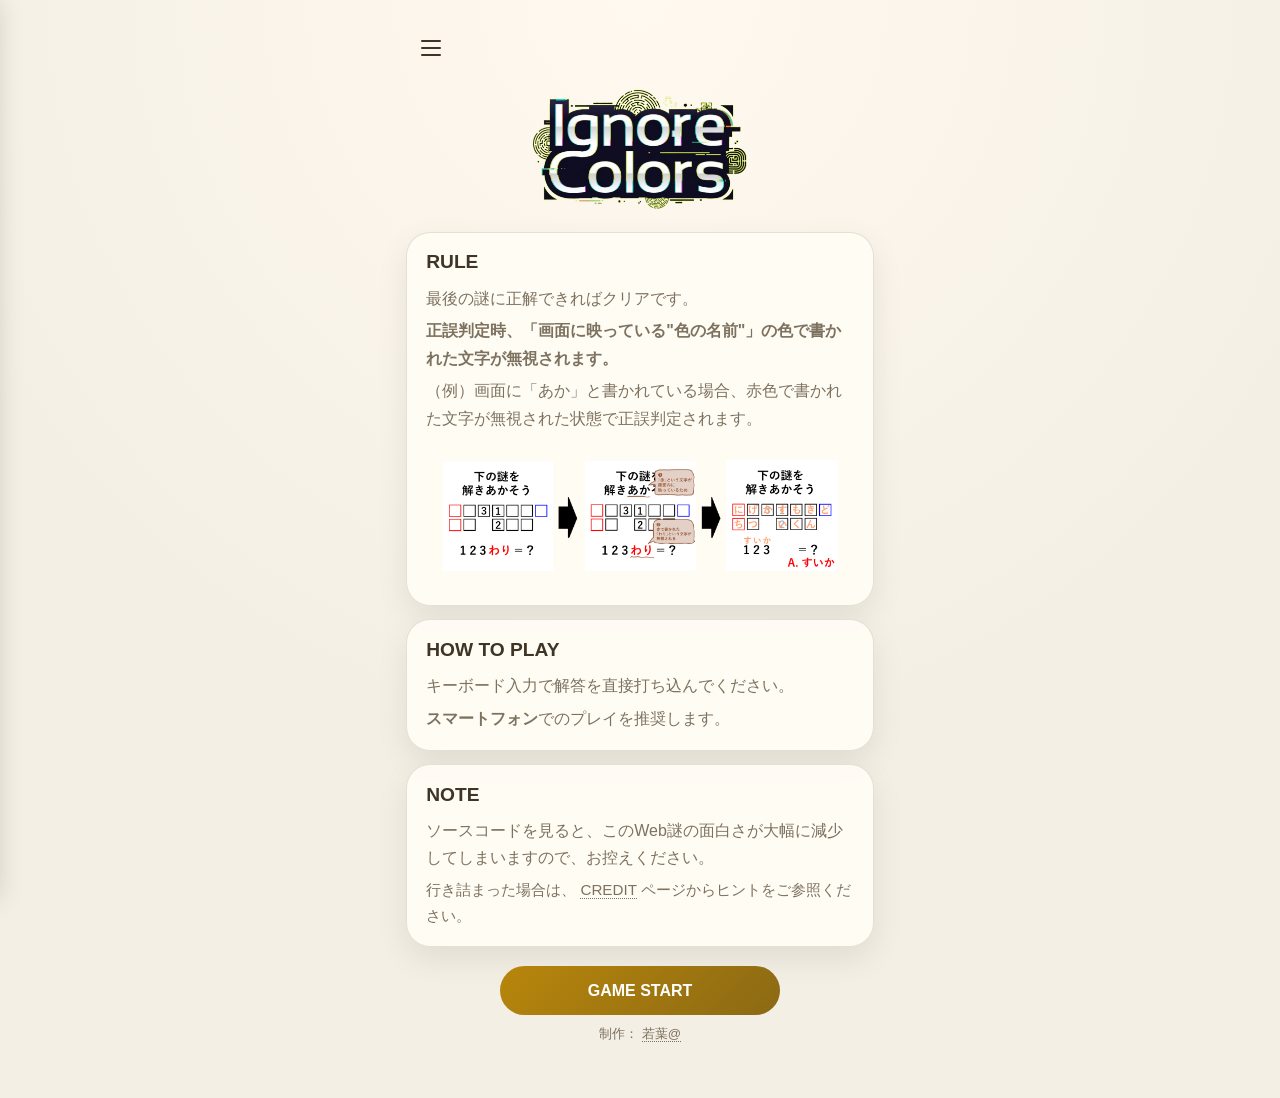
<file: html/puzzle_g9dk2.html>
<!DOCTYPE html>
<html lang="ja">
<head>
  <meta charset="UTF-8">
  <meta name="viewport" content="width=device-width, initial-scale=1.0">
  <meta name="description" content="Ignore Colors | Q4">
  <title>Ignore Colors | Q4</title>
  <link rel="stylesheet" href="../styles.css">
</head>
<body>
  <div class="page-shell puzzle-page">
    <header class="top-bar">
      <button class="menu-toggle" type="button" aria-label="メニューを開く" aria-expanded="false" aria-controls="slide-menu">
        <span></span>
        <span></span>
        <span></span>
      </button>
    </header>

    <div class="title-image">
      <img src="../images/title.png" alt="Ignore Colors">
    </div>

    <main class="puzzle-container">
      <div class="puzzle-image">
        <img src="../images/4_back.png">
        <img src="../images/4_red.png" data-color-name="red">
        <img src="../images/4_blue.png" data-color-name="blue">
        <img src="../images/4_green.png" data-color-name="green">
        <img src="../images/4_black.png" data-color-name="black">
        <img src="../images/clear.png" class="overlay" alt="" aria-hidden="true" onerror="this.style.display='none'">
      </div>

      <div class="puzzle-controls">
        <input type="text" class="puzzle-input" id="answer-input" placeholder="答えを入力">
        <button class="btn btn-primary puzzle-submit" type="button">Submit</button>
      </div>

      <div class="puzzle-result" id="puzzle-result"></div>
    </main>
  </div>

  <nav id="slide-menu" class="slide-menu" aria-label="サイトメニュー">
    <div class="menu-panel">
      <button class="menu-close" type="button" aria-label="メニューを閉じる">×</button>
      <a href="../index.html">HOME</a>
      <a href="../index.html#credit">CREDIT</a>
    </div>
  </nav>

  <script src="../js/menu.js"></script>
  <script src="../js/puzzle_common.js"></script>
  <script src="../js/puzzle_g9dk2.js"></script>
</body>
</html>
</file>
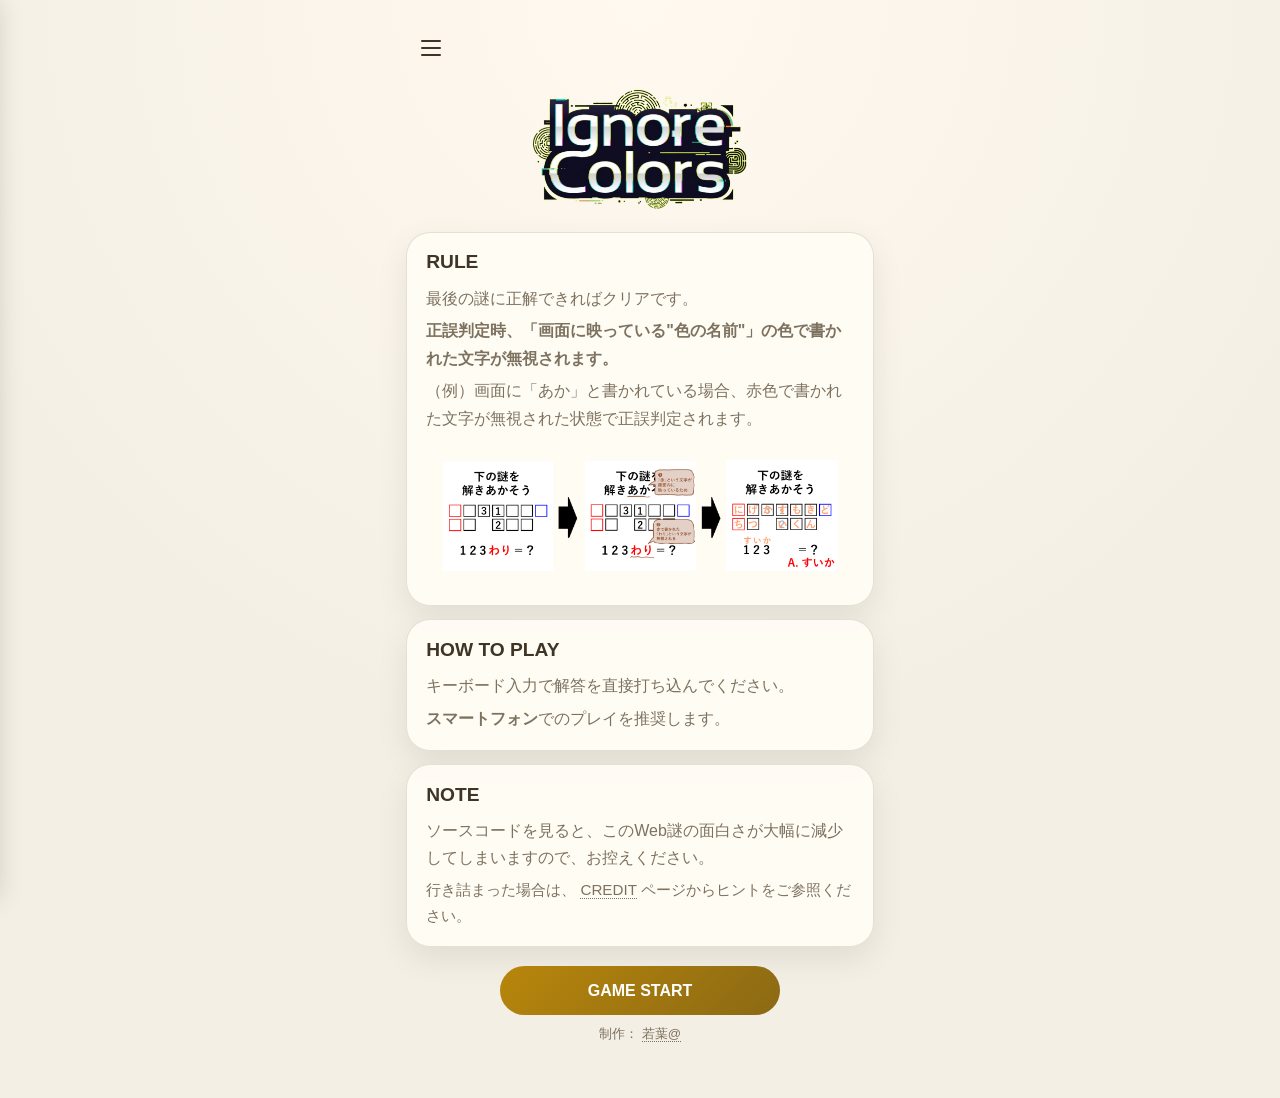
<file: html/puzzle_i4n0q.html>
<!DOCTYPE html>
<html lang="ja">
<head>
  <meta charset="UTF-8">
  <meta name="viewport" content="width=device-width, initial-scale=1.0">
  <meta name="description" content="Ignore Colors | Q5">
  <title>Ignore Colors | Q5</title>
  <link rel="stylesheet" href="../styles.css">
</head>
<body>
  <div class="page-shell puzzle-page">
    <header class="top-bar">
      <button class="menu-toggle" type="button" aria-label="メニューを開く" aria-expanded="false" aria-controls="slide-menu">
        <span></span>
        <span></span>
        <span></span>
      </button>
    </header>

    <div class="title-image">
      <img src="../images/title.png" alt="Ignore Colors">
    </div>

    <main class="puzzle-container">
      <div class="puzzle-image">
        <img src="../images/5_back.png">
        <img src="../images/5_red.png" data-color-name="red">
        <img id="puzzle-5-black" src="../images/5_black.png" data-color-name="black">
        <img src="../images/clear.png" class="overlay" alt="" aria-hidden="true" onerror="this.style.display='none'">
      </div>

      <div class="puzzle-controls">
        <input type="text" class="puzzle-input" id="answer-input" placeholder="答えを入力">
        <button class="btn btn-primary puzzle-submit" type="button">Submit</button>
      </div>

      <div class="puzzle-result" id="puzzle-result"></div>
    </main>
  </div>

  <nav id="slide-menu" class="slide-menu" aria-label="サイトメニュー">
    <div class="menu-panel">
      <button class="menu-close" type="button" aria-label="メニューを閉じる">×</button>
      <a href="../index.html">HOME</a>
      <a href="../index.html#credit">CREDIT</a>
    </div>
  </nav>

  <script src="../js/menu.js"></script>
  <script src="../js/puzzle_common.js"></script>
  <script src="../js/puzzle_i4n0q.js"></script>
</body>
</html>
</file>
<file: styles.css>
:root {
  color-scheme: light;
  --bg: #f4efe4;
  --panel: rgba(255, 252, 245, 0.95);
  --panel-strong: #ece3d1;
  --text: #3f3527;
  --text-soft: rgb(119, 100, 74);
  --muted: #7d715f;
  --accent: #b8860b;
  --accent-strong: #8b6914;
  --border: rgba(80, 60, 30, 0.15);
  --shadow: 0 12px 32px rgba(0,0,0,0.08);
  --menu-bg: #ece3d1;
}

* {
  box-sizing: border-box;
}

html {
  scroll-behavior: smooth;
}

body {
  margin: 0;
  font-family: "Segoe UI", "Hiragino Sans", "Yu Gothic UI", sans-serif;
  background: radial-gradient(circle at top, #fff9ef 0%, var(--bg) 60%);
  color: var(--text);
  min-height: 100vh;
}


.page-shell {
  min-height: 100vh;
  padding: 1rem 1rem 3rem;
}

.title-image {
  text-align: center;
}

.title-image img {
  display: inline-block;
  width: min(220px, 40vw);
  height: auto;
}

.top-bar {
  display: flex;
  justify-content: flex-start;
  align-items: center;
  padding: 0.6rem 0.2rem 1rem;
}

.menu-toggle {
  width: 44px;
  height: 44px;

  display: flex;
  flex-direction: column;
  justify-content: center;
  align-items: center;

  gap: 5px;

  background: transparent;
  border: none;

  box-shadow: none;
  cursor: pointer;

  transition: background-color 0.2s ease;
}

.menu-toggle span {
  width: 20px;
  height: 2px;

  border-radius: 999px;

  background: var(--text);

  transition: transform 0.2s ease;
}

.menu-toggle:hover,
.menu-toggle:focus-visible {
  background: rgba(0,0,0,0.05);
  border-radius: 50%;
}

.hero {
  display: grid;
  gap: 1rem;
  padding-top: 0.4rem;
}

.hero-copy,
.hero-card,
.info-card {
  background: var(--panel);
  border: 1px solid var(--border);
  border-radius: 24px;
  box-shadow: var(--shadow);
}

.hero-copy {
  padding: 1.3rem;
}

.eyebrow {
  margin: 0 0 0.4rem;
  color: var(--accent);
  font-size: 0.8rem;
  letter-spacing: 0.2em;
  text-transform: uppercase;
}

h1,
h2 {
  margin: 0 0 0.7rem;
  line-height: 1.2;
}

h1 {
  font-size: clamp(1.75rem, 5vw, 2.5rem);
}

h2 {
  font-size: 1.2rem;
}

.hero-copy p,
.hero-card p,
.info-card p {
  color: var(--text);
  line-height: 1.7;
  margin: 0 0 1rem;
}

.btn {
  display: inline-flex;
  align-items: center;
  justify-content: center;
  text-decoration: none;
  border-radius: 999px;
  padding: 0.8rem 1.1rem;
  font-weight: 700;
  transition: transform 0.2s ease, background 0.2s ease;
}

.btn:hover {
  transform: translateY(-1px);
}

.btn-primary {
  background: linear-gradient(135deg, var(--accent), var(--accent-strong));
  color: white;
}

.btn-secondary {
  color: var(--text);
  background: rgba(255, 255, 255, 0.06);
  border: 1px solid var(--border);
}

.feature-list {
  list-style: none;
  padding: 0;
  margin: 0;
  display: grid;
  gap: 0.6rem;
}

.feature-list li {
  color: var(--text);
  padding-left: 1.2rem;
  position: relative;
}

.feature-list li::before {
  content: "•";
  color: var(--accent);
  position: absolute;
  left: 0;
}

.hero-card {
  padding: 1.2rem;
}

.card-stack {
  display: grid;
  gap: 0.75rem;
  margin-top: 0.8rem;
}

.card {
  padding: 0.9rem 1rem;
  border-radius: 16px;
  background: var(--panel-strong);
  border: 1px solid rgba(77, 163, 255, 0.2);
  color: var(--text);
}

.info-section {
  margin-top: 1rem;
  display: grid;
  gap: 0.85rem;
}

.info-card {
  padding: 1.1rem 1.2rem;
}

.info-card p {
  margin: 0.35rem 0 0;
  color: var(--muted);
  line-height: 1.7;
}

.rule-example-image {
  margin-top: 0.8rem;
}

.rule-example-image img {
  width: 100%;
  max-width: 100%;
  height: auto;
  display: block;
  border-radius: 12px;
}

.page-footer {
  margin-top: 1.2rem;
  display: flex;
  flex-direction: column;
  align-items: center;
  gap: 0.65rem;
  padding-bottom: 0.4rem;
}

.page-start {
  width: 100%;
  max-width: 280px;
  padding: 0.95rem 1.2rem;
}

.credit-text {
  margin: 0;
  color: var(--muted);
  font-size: 0.82rem;
  text-align: center;
}

.slide-menu {
  position: fixed;
  top: 0;
  left: 0;
  width: min(53vw, 170px);
  height: 100vh;
  background: rgba(236, 227, 209, 0.94);
  border-right: 1px solid var(--border);
  transform: translateX(-100%);
  transition: transform 0.25s ease;
  z-index: 40;
  padding: 1rem;
  box-shadow: 0 0 24px rgba(0, 0, 0, 0.12);
}

.slide-menu.is-open {
  transform: translateX(0);
}

.menu-panel {
  display: flex;
  flex-direction: column;
  gap: 0.8rem;
  margin-top: 2.2rem;
  align-items: stretch;
}

.menu-panel a {
  width: 100%;
  text-align: left;
  display: block;
}

.menu-panel a,
.menu-close {
  color: var(--text-soft);
  text-decoration: none;
  padding: 0.8rem 0.9rem;
  border-radius: 12px;
  background: rgba(255, 255, 255, 0.04);
  border: 1px solid transparent;
}

.menu-close {
  align-self: flex-end;
  width: 42px;
  height: 42px;
  display: grid;
  place-items: center;
  padding: 0;
  cursor: pointer;
}

.menu-panel a:hover,
.menu-close:hover {
  border-color: rgba(77, 163, 255, 0.35);
  background: rgba(77, 163, 255, 0.12);
}

.credit-text a {
  color: inherit;
  text-decoration: none;
  border-bottom: 1px dotted currentColor;
}

.credit-text a:hover {
  opacity: 0.8;
}

.credit-link {
  margin: 1rem 0 0;
  color: var(--muted);
  font-size: 0.95rem;
  text-align: left;
}

.credit-link a {
  color: inherit;
  text-decoration: none;
  border-bottom: 1px dotted currentColor;
}

.credit-link a:hover {
  opacity: 0.8;
}

/* 表示方法 */
@media (min-width: 500px) {
  .page-shell {
    max-width: 500px;
    margin: 0 auto;
  }
}

/* 謎解き画面 */
.puzzle-page {
  display: flex;
  flex-direction: column;
  padding-bottom: 12rem;
}

.puzzle-container {
  display: flex;
  flex-direction: column;
  flex-grow: 1;
  gap: 1rem;
}

.puzzle-image {
  position: relative;
  flex-grow: 1;
  min-height: 400px;
  background: transparent;
  border-radius: 0;
  overflow: none;
  box-shadow: none;
}

.puzzle-image img {
  position: absolute;
  inset: 0;
  width: 100%;
  height: 100%;
  object-fit: contain;
}

.puzzle-image img.overlay {
  z-index: 10;
  pointer-events: auto;
}

.puzzle-image img.fade-out {
  opacity: 0;
  transition: opacity 1s ease;
}

.puzzle-select {
  margin: 1rem 0 0;
  max-width: 360px;
}

.puzzle-select label {
  display: block;
  margin-bottom: 0.4rem;
  color: var(--muted);
  font-size: 0.95rem;
}

.puzzle-select-input {
  width: 100%;
  min-width: 180px;
  padding: 0.75rem 1rem;
  border: 1px solid var(--border);
  border-radius: 12px;
  background: var(--panel);
  color: var(--text);
  font-size: 1rem;
  font-family: inherit;
}

.puzzle-controls {
  position: fixed;
  bottom: 1rem;
  right: 1rem;
  display: flex;
  gap: 0.6rem;
  z-index: 20;
  max-width: 360px;
}

.puzzle-input {
  width: 220px;
  min-width: 180px;
  padding: 0.75rem 1rem;
  border: 1px solid var(--border);
  border-radius: 12px;
  background: var(--panel);
  color: var(--text);
  font-size: 1rem;
  font-family: inherit;
}

.puzzle-input::placeholder {
  color: var(--muted);
}

.puzzle-input:focus {
  outline: none;
  border-color: var(--accent);
  box-shadow: 0 0 0 3px rgba(184, 134, 11, 0.1);
}

.puzzle-submit {
  padding: 0.75rem 1.2rem;
  flex-shrink: 0;
  transition: color 1s ease-out;
}

.puzzle-submit.is-white-hidden {
  color: transparent;
}

.puzzle-submit.is-white-reset {
  transition: none !important;
  color: var(--text);
}

.puzzle-result {
  position: fixed;
  top: 50%;
  left: 50%;
  transform: translate(-50%, -50%);
  padding: 1.15rem 1.5rem;
  border-radius: 20px;
  min-width: 220px;
  text-align: center;
  z-index: 60;
  opacity: 0;
  pointer-events: none;
  transition: opacity 0.2s ease;
  background: transparent;
  border: none;
}

.puzzle-result.visible {
  opacity: 1;
}

.puzzle-result-icon {
  width: min(90vw, 400px);
  height: auto;
  display: block;
  margin: 0 auto;
  animation: puzzle-result-pop 0.25s ease-out;
}

.puzzle-result.hidden {
  opacity: 0;
  pointer-events: none;
}

@keyframes puzzle-scanline {
  0% {
    transform: translateX(-140%) rotate(16deg) skewX(-20deg);
  }
  100% {
    transform: translateX(180vw) rotate(16deg) skewX(-20deg);
  }
}

@keyframes puzzle-result-pop {
  0% {
    transform: translateY(12px) scale(0.9);
    opacity: 0;
  }
  100% {
    transform: translateY(0) scale(1);
    opacity: 1;
  }
}

.credit-red-highlight {
  font-weight: bold;
  color: inherit;
}

.color-detection-message {
  position: fixed;
  z-index: 10000;

  padding: 0.6rem 0.8rem;
  background: rgba(238, 200, 165, 0.94);
  border: 1px solid #491700;
  border-radius: 8px;

  font-size: 0.9rem;
  color: #491700;
  white-space: nowrap;

  pointer-events: none;

  opacity: 0;
  transform: translateY(8px);

  transition:
    opacity .25s ease,
    transform .25s ease;
}

.color-detection-message.visible {
  opacity: 1;
  transform: translateY(0);
}
</file>
